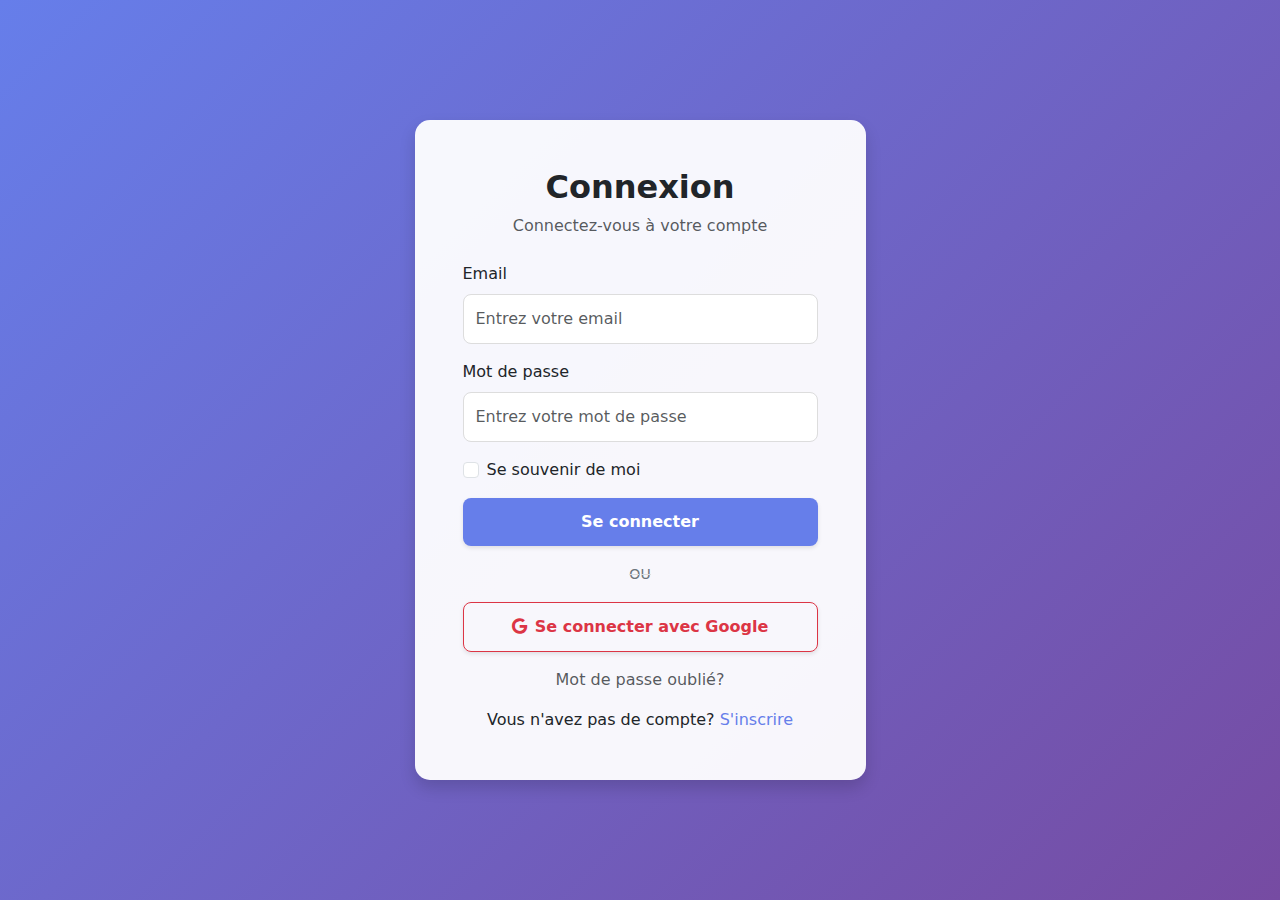
<file: login.html>
<!DOCTYPE html>
<html lang="fr">
<head>
    <meta charset="UTF-8">
    <meta name="viewport" content="width=device-width, initial-scale=1.0">
    <title>Connexion</title>
    <!-- Bootstrap CSS -->
    <link href="https://cdn.jsdelivr.net/npm/bootstrap@5.3.0/dist/css/bootstrap.min.css" rel="stylesheet">
    <!-- Font Awesome pour les icônes -->
    <link rel="stylesheet" href="https://cdnjs.cloudflare.com/ajax/libs/font-awesome/6.0.0/css/all.min.css">
    <style>
       body {
            background: linear-gradient(135deg, #667eea 0%, #764ba2 100%);
        }

        .card {
            border: none;
            border-radius: 15px;
            background: rgba(255, 255, 255, 0.95);
        }

        .card-body {
            padding: 2rem;
        }

        .form-control {
            border-radius: 8px;
            padding: 12px;
            border: 1px solid #ddd;
        }

        .form-control:focus {
            box-shadow: 0 0 0 0.2rem rgba(102, 126, 234, 0.25);
            border-color: #667eea;
        }

        .btn-primary {
            background: #667eea;
            border: none;
            padding: 12px;
            border-radius: 8px;
            font-weight: 600;
        }

        .btn-primary:hover {
            background: #764ba2;
        }

        .google-btn {
            padding: 12px;
            border-radius: 8px;
            font-weight: 600;
            transition: all 0.3s ease;
        }

        .google-btn:hover {
            background-color: #dc3545;
            color: white;
        }

        .divider {
            position: relative;
            text-align: center;
            font-size: 14px;
            color: #6c757d;
        }

        .divider::before,
        .divider::after {
            content: "";
            position: absolute;
            top: 50%;
            width: 45%;
            height: 1px;
            background-color: #ddd;
        }

        .divider::before {
            left: 0;
        }

        .divider::after {
            right: 0;
        }

        a {
            color: #667eea;
            text-decoration: none;
        }

        a:hover {
            color: #764ba2;
        }

        @media (max-width: 576px) {
            .card-body {
                padding: 1.5rem;
            }

            h2 {
                font-size: 1.5rem;
            }

            .btn {
                padding: 10px;
            }
        }

        .form-control, .btn {
            transition: all 0.3s ease;
        }

        .form-control:hover {
            transform: translateY(-1px);
        }

        .btn:active {
            transform: scale(0.98);
        }

        .form-check-input:checked {
            background-color: #667eea;
            border-color: #667eea;
        }

        .btn {
            box-shadow: 0 2px 4px rgba(0, 0, 0, 0.1);
        }

        .btn:hover {
            box-shadow: 0 4px 8px rgba(0, 0, 0, 0.2);
        }
    </style>
</head>
<body>
    <div class="container">
        <div class="row justify-content-center align-items-center min-vh-100">
            <div class="col-12 col-sm-10 col-md-8 col-lg-6 col-xl-5">
                <div class="card shadow">
                    <div class="card-body p-5">
                        <div class="text-center mb-4">
                            <h2 class="fw-bold" id="form-title">Connexion</h2>
                            <p class="text-muted">Connectez-vous à votre compte</p>
                        </div>

                        <!-- Formulaire de Connexion -->
                        <div id="login-form">
                            <form>
                                <div class="mb-3">
                                    <label for="email" class="form-label">Email</label>
                                    <input type="email" class="form-control" id="email" placeholder="Entrez votre email">
                                </div>
                                <div class="mb-3">
                                    <label for="password" class="form-label">Mot de passe</label>
                                    <input type="password" class="form-control" id="password" placeholder="Entrez votre mot de passe">
                                </div>
                                <div class="mb-3 form-check">
                                    <input type="checkbox" class="form-check-input" id="remember">
                                    <label class="form-check-label" for="remember">Se souvenir de moi</label>
                                </div>
                                <button type="submit" class="btn btn-primary w-100 mb-3">Se connecter</button>
                                
                                <div class="text-center mb-3">
                                    <span class="divider">OU</span>
                                </div>

                                <button type="button" class="btn btn-outline-danger w-100 mb-3 google-btn">
                                    <i class="fab fa-google me-2"></i>Se connecter avec Google
                                </button>

                                <div class="text-center">
                                    <a href="#" id="switch-to-register" class="text-muted">Mot de passe oublié?</a>
                                    <p class="mt-3 mb-0">Vous n'avez pas de compte? <a href="#" id="register-link">S'inscrire</a></p>
                                </div>
                            </form>
                        </div>

                        <!-- Formulaire d'inscription -->
                        <div id="register-form" style="display: none;">
                            <form>
                                <div class="mb-3">
                                    <label for="username" class="form-label">Nom d'utilisateur</label>
                                    <input type="text" class="form-control" id="username" placeholder="Entrez votre nom d'utilisateur">
                                </div>
                                <div class="mb-3">
                                    <label for="email-register" class="form-label">Email</label>
                                    <input type="email" class="form-control" id="email-register" placeholder="Entrez votre email">
                                </div>
                                <div class="mb-3">
                                    <label for="password-register" class="form-label">Mot de passe</label>
                                    <input type="password" class="form-control" id="password-register" placeholder="Entrez votre mot de passe">
                                </div>
                                <div class="mb-3">
                                    <label for="confirm-password" class="form-label">Confirmer le mot de passe</label>
                                    <input type="password" class="form-control" id="confirm-password" placeholder="Confirmez votre mot de passe">
                                </div>
                                <button type="submit" class="btn btn-primary w-100 mb-3">S'inscrire</button>
                                <div class="text-center">
                                    <p class="mt-3 mb-0">Vous avez déjà un compte? <a href="#" id="switch-to-login">Se connecter</a></p>
                                </div>
                            </form>
                        </div>

                    </div>
                </div>
            </div>
        </div>
    </div>

    <!-- Bootstrap JS -->
    <script src="https://cdn.jsdelivr.net/npm/bootstrap@5.3.0/dist/js/bootstrap.bundle.min.js"></script>
    <script>
        // Lorsqu'on clique sur "S'inscrire", afficher le formulaire d'inscription et masquer le formulaire de connexion
        document.getElementById('register-link').addEventListener('click', function(event) {
            event.preventDefault();  // Empêche le comportement par défaut du lien
            document.getElementById('login-form').style.display = 'none';
            document.getElementById('register-form').style.display = 'block';
            document.getElementById('form-title').textContent = 'S\'inscrire';  // Change le titre du formulaire
        });

        // Lorsqu'on clique sur "Se connecter", revenir au formulaire de connexion
        document.getElementById('switch-to-login').addEventListener('click', function(event) {
            event.preventDefault();  // Empêche le comportement par défaut du lien
            document.getElementById('register-form').style.display = 'none';
            document.getElementById('login-form').style.display = 'block';
            document.getElementById('form-title').textContent = 'Connexion';  // Change le titre du formulaire
        });
    </script>
</body>
</html>
</file>
